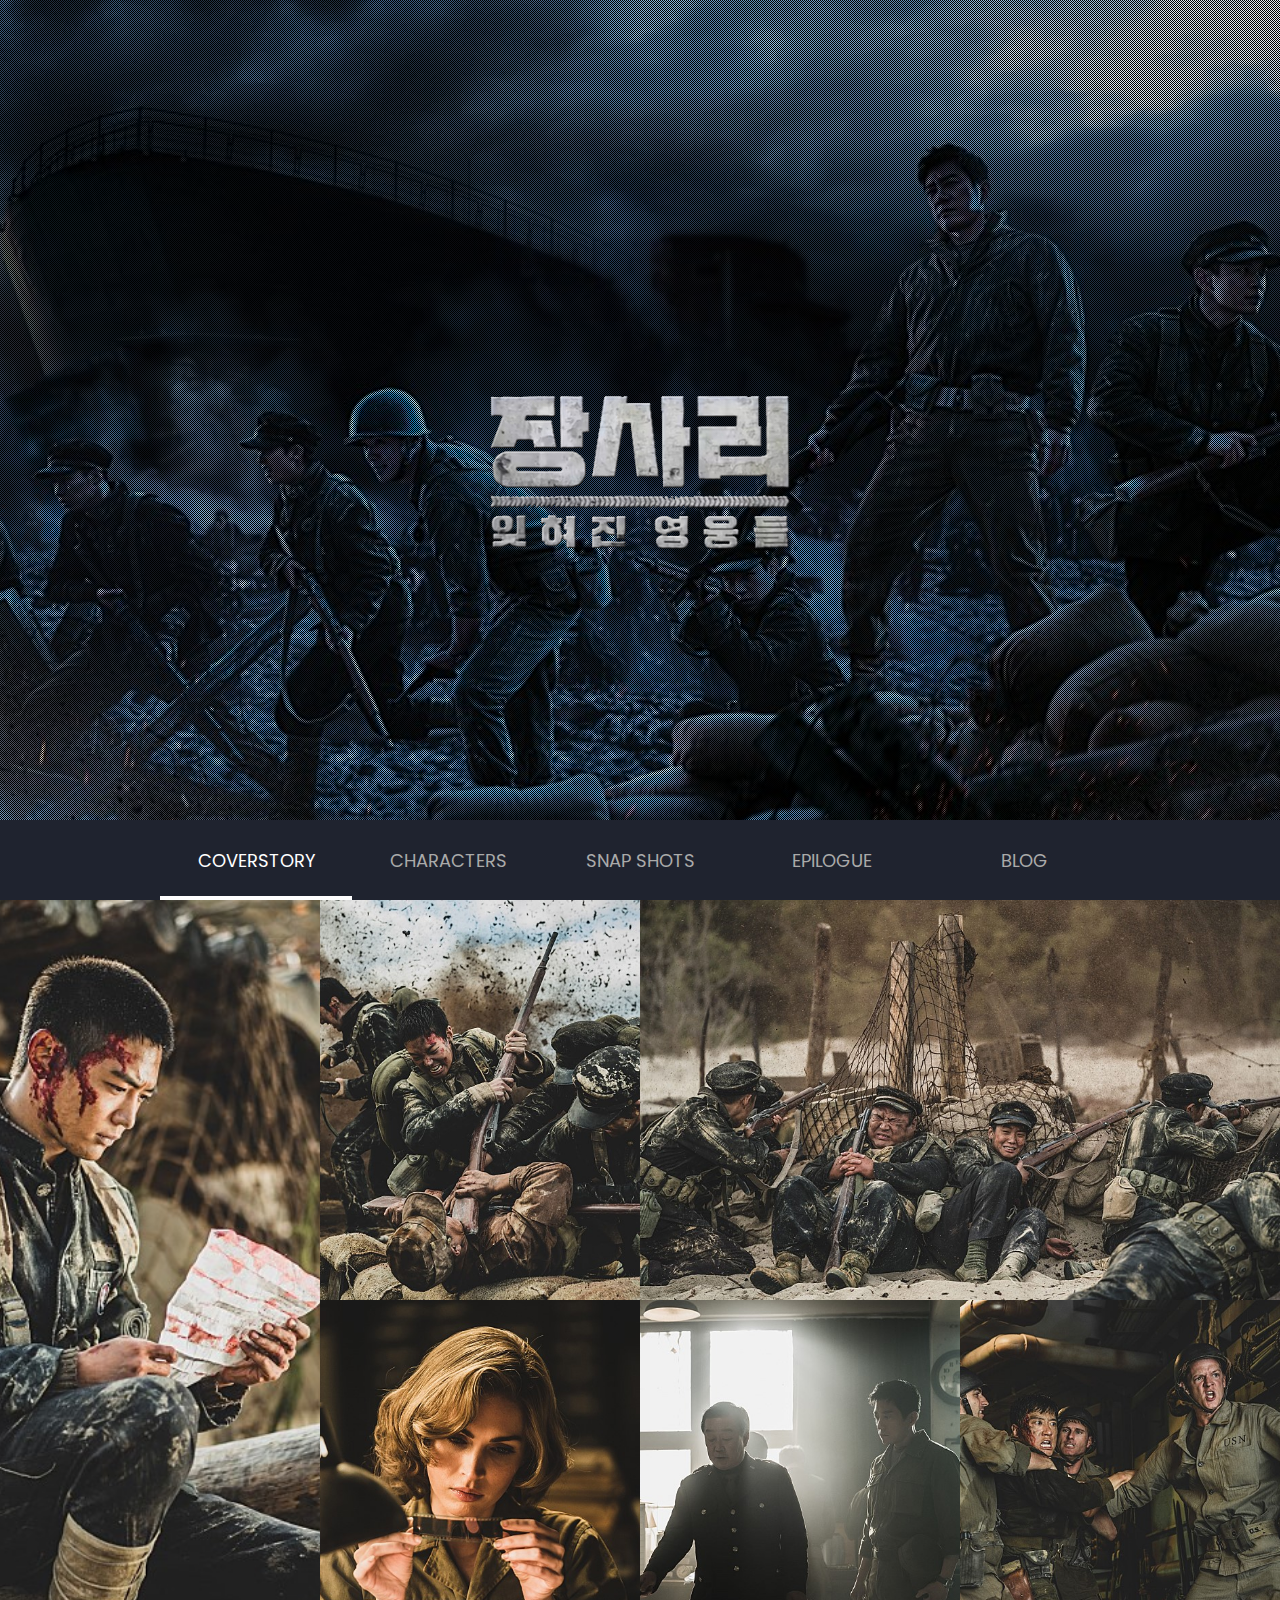
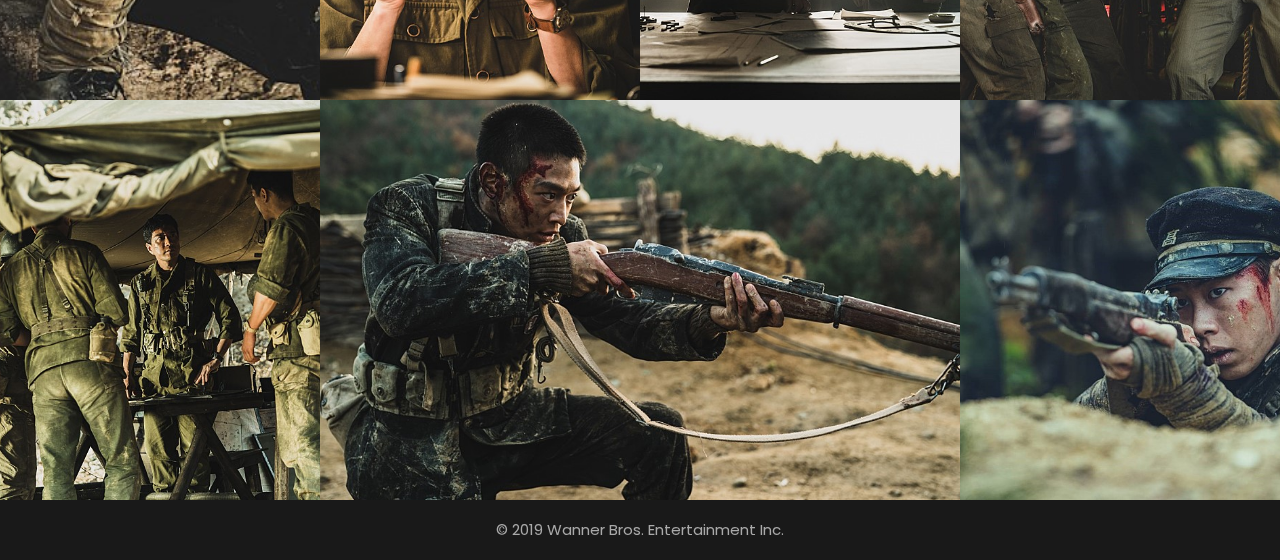
<file: index.html>
<!DOCTYPE html>
<html lang="en">
<head>
    <meta charset="UTF-8">
    <meta http-equiv="X-UA-Compatible" content="IE=edge">
    <meta name="viewport" content="width=device-width, initial-scale=1.0">
    <title>80일차 장사리전투(Ajax 웹사이트)</title>
    <link rel="shortcut icon" href="./img/fav_icon.ico" type="image/x-icon">
    <link rel="stylesheet" href="./css/common.css">
    <script src="https://ajax.googleapis.com/ajax/libs/jquery/3.6.0/jquery.min.js"></script>
    <script src="./js/common.js"></script>
</head>
<body>
    <header id="header">
        <iframe class="movie_space" src="https://www.youtube.com/embed/M_l1IjV-Ycw?rel=0&autoplay=1&loop=1&playlist=M_l1IjV-Ycw&mute=1" frameborder="0" allow="accelerometer; autoplay; encrypted-media; gyroscope; picture-in-picture" allowfullscreen></iframe>
        <div class="dark_bg">
            <div class="main_title">
                <img src="./img/main_logo.png" alt="영화 장사리전투 로고">
            </div>
        </div>

        <div class="dark_res"></div>
        <div class="res_btn">
            <span>&#9776;</span>
        </div>

        <nav>
            <div class="frame">
                <div class="close_btn">×</div>
                <ul>
                    <li class="active"><a href="">coverstory</a></li>
                    <li><a href="">characters</a></li>
                    <li><a href="">snap shots</a></li>
                    <li><a href="">epilogue</a></li>
                    <li><a href="https://movie.naver.com/movie/search/result.naver?query=%EC%9E%A5%EC%82%AC%EB%A6%AC%EC%A0%84%ED%88%AC&section=all&ie=utf8" target="_blank">blog</a></li>
                </ul>
            </div>
        </nav>
    </header>

    <section id="content"></section>

    <footer id="footer">
        <p>&copy; 2019 Wanner Bros. Entertainment Inc.</p>
    </footer>



    
</body>
</html>
</file>
<file: css/common.css>
@charset "utf-8";

@import url('https://fonts.googleapis.com/css2?family=Nanum+Gothic:wght@400;700&family=Poppins:wght@100;200;300;400;500;600;700&display=swap');

*{
    box-sizing:border-box;
    font-family: 'Poppins', 'Nanum Gothic', sans-serif;
}
html, body{margin:0; padding:0;}
h1, h2, h3, h4, h5, h6, p{margin:0;}
ul, ol{margin:0; padding:0; list-style:none;}
a{text-decoration:none;}


/*header part*/
#header{
    width: 100%;
    height: 100vh;
    background-image: url(../img/main_01.jpg);
    background-size: cover;
    background-position: 50% 50%;
    background-size: cover;
    position: relative;
    overflow: hidden;
}

#header .movie_space{
    position: absolute;
    width: 160%;
    height: 160%;
    top:50%;
    left:50%;
    transform: translate(-50%, -50%);
}

#header .dark_bg{
    position: absolute;
    width: 100%;
    height: 100%;
    top:0;
    left:0;
    background-image: url(../img/dot_pattern.png);
}

#header .dark_bg .main_title{
    position: absolute;
    top:50%;
    left:50%;
    transform: translate(-50%, -50%);
    padding-top: 40px;
}
#header .dark_bg .main_title img{
    display: block;
    width: 300px;
}

#header nav{
    position: absolute;
    bottom:0;
    left:0;
    width: 100%;
    height: 80px;
    background-color: #1f232f;
}
#header nav .frame{
    width: 960px;
    height: 100%;
    margin: 0 auto;
}
#header nav .frame ul{
    height: 100%;
    display: flex;
}

#header nav .frame ul li{
    width: 20%;
    height: 100%;
    display: flex;
    justify-content: center;
    align-items: center;
    position: relative;
}

#header nav .frame ul li.active:after{
    content:"";
    position: absolute;
    width: 100%;
    height: 4px;
    bottom:0;
    left:0;
    background-color: #fff;
}

#header nav .frame ul li a{
    display: block;
    color:#aaa;
    font-size: 18px;
    text-transform: uppercase;
}

#header nav .frame ul li.active a{color:#fff;}

#header nav .frame ul li a:hover{color:#fff;}


.dark_res{
    position: fixed;
    width: 100%;
    height: 100%;
    background: rgba(0,0,0,0.5);
    top:0;
    left: 0;
    z-index: -1;
    opacity: 0;
}
.dark_res.active{
    z-index: 1;
    opacity: 1;
    transition: opacity 0.5s;
}

.res_btn{
    position: fixed;
    top:20px;
    right:20px;
    color:#fff;
    font-weight: bold;
    cursor: pointer;
    z-index: 3;
    width: 40px;
    height: 40px;
    display: flex;
    justify-content: center;
    align-items: center;
    background-color: rgba(0,0,0,0.5);
    border-radius:4px;
    border:1px solid #fff;
    display: none;
}
.res_btn span{
    font-size: 24px;
    line-height: 1;
}

.close_btn{
    position: absolute;
    top:20px;
    right:20px;
    font-size: 36px;
    color:#fff;
    cursor: pointer;
    line-height: 1;
    display: none;
}


/*footer part*/
#footer{
    width: 100%;
    background-color: #191919;
    text-align: center;
}
#footer p{
    font-size: 15px;
    color:#aaa;
    line-height: 60px;
}


@media (max-width:1199px){
    #header{height: 80vh;}
    #header .dark_bg .main_title img{width: 240px;}
}
@media (max-width:959px){
    #header{height: 60vh;}
    #header nav .frame{width: 100%;}
}
@media (max-width:767px){
    #header{height: 50vh;}
    #header .dark_bg .main_title img{width: 200px;}

    .res_btn{display: flex;}
    #header .movie_space{display: none;}
    #header nav{
        position: fixed;
        top:0;
        right:-320px;
        bottom:auto;
        left:auto;
        width: 320px;
        height: 100%;
        z-index: 4;
        transition: right 0.5s;
    }

    #header nav.active{right:0;}
    
    #header nav .frame{
        padding-top: 60px;
        padding-left: 20px;
        padding-right: 20px;
    }
    .close_btn{display: block;}

    #header nav .frame ul{
        flex-direction: column;
        flex-wrap: wrap;
    }

    #header nav .frame ul li{
        width: 100%;
        height: 60px;
    }
}
</file>
